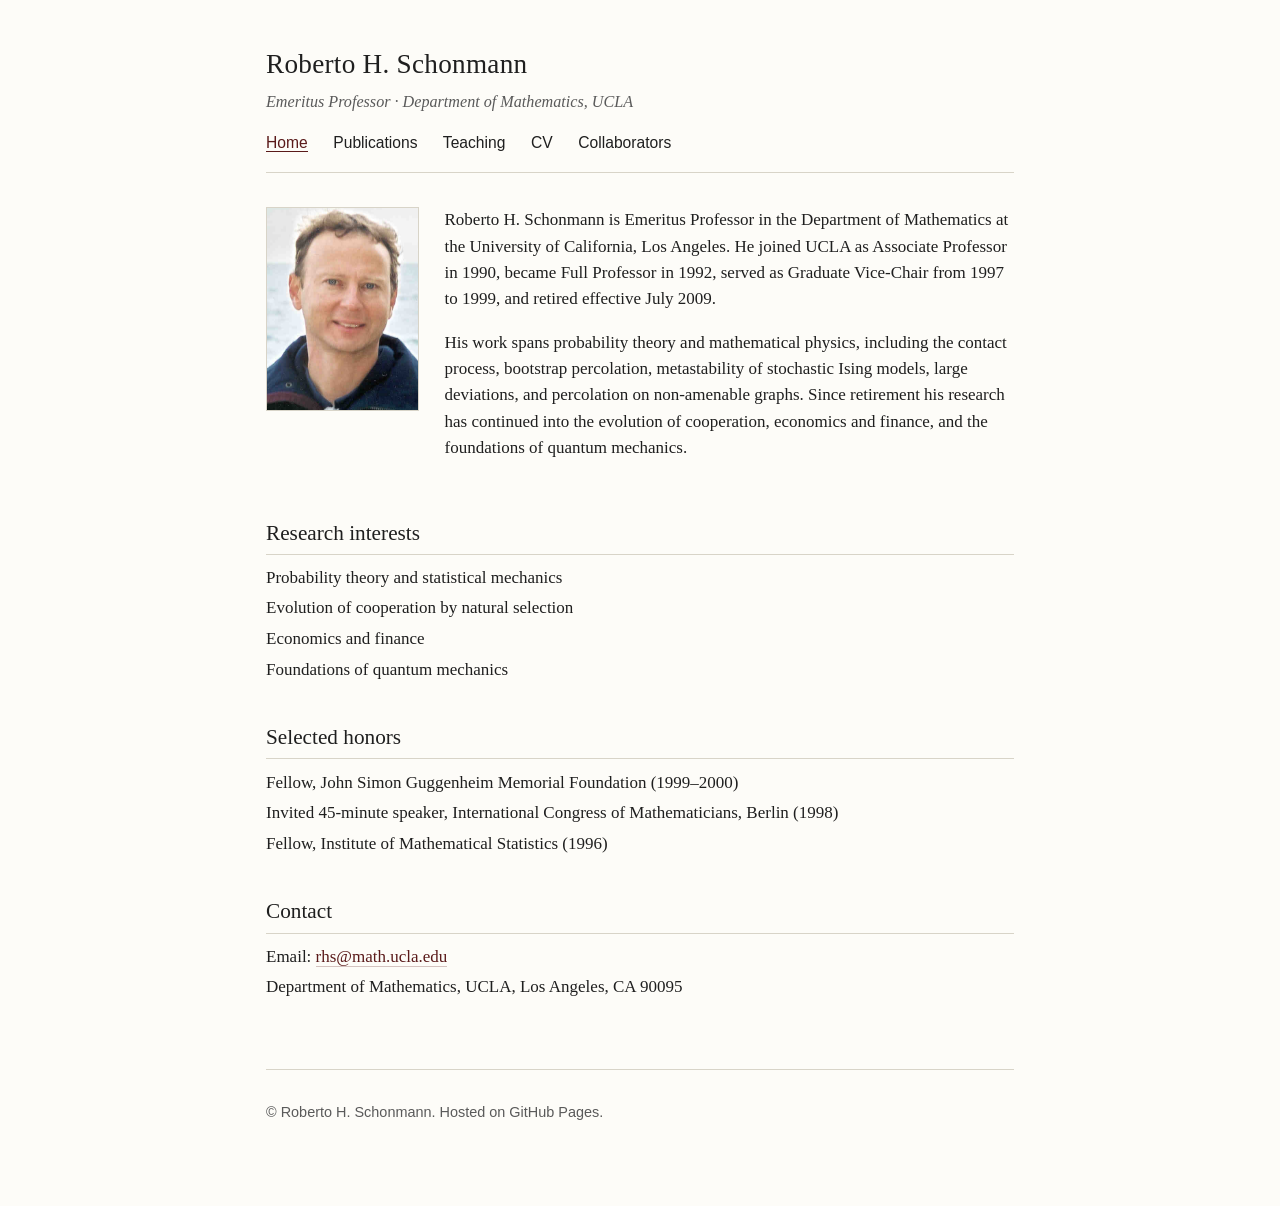
<file: index.html>
<!DOCTYPE html>
<html lang="en">
<head>
  <meta charset="UTF-8">
  <meta name="viewport" content="width=device-width, initial-scale=1.0">
  <title>Roberto H. Schonmann</title>
  <meta name="description" content="Roberto H. Schonmann — Emeritus Professor of Mathematics, University of California, Los Angeles.">
  <link rel="stylesheet" href="style.css">
</head>
<body>
  <div class="container">

    <header class="site">
      <h1>Roberto H. Schonmann</h1>
      <p class="affiliation">Emeritus Professor &middot; Department of Mathematics, UCLA</p>
      <nav class="primary">
        <a href="index.html" aria-current="page">Home</a>
        <a href="publications.html">Publications</a>
        <a href="teaching.html">Teaching</a>
        <a href="cv.html">CV</a>
        <a href="collaborators.html">Collaborators</a>
      </nav>
    </header>

    <main>
      <section class="bio-grid">
        <img class="portrait" src="portrait.jpg" alt="Portrait of Roberto H. Schonmann">
        <div>
          <p>
            Roberto H. Schonmann is Emeritus Professor in the Department of
            Mathematics at the University of California, Los Angeles. He joined
            UCLA as Associate Professor in 1990, became Full Professor in 1992,
            served as Graduate Vice-Chair from 1997 to 1999, and retired
            effective July 2009.
          </p>
          <p>
            His work spans probability theory and mathematical physics,
            including the contact process, bootstrap percolation, metastability
            of stochastic Ising models, large deviations, and percolation on
            non-amenable graphs. Since retirement his research has continued
            into the evolution of cooperation, economics and finance, and the
            foundations of quantum mechanics.
          </p>
        </div>
      </section>

      <h2>Research interests</h2>
      <ul class="interests">
        <li>Probability theory and statistical mechanics</li>
        <li>Evolution of cooperation by natural selection</li>
        <li>Economics and finance</li>
        <li>Foundations of quantum mechanics</li>
      </ul>

      <h2>Selected honors</h2>
      <ul class="interests">
        <li>Fellow, John Simon Guggenheim Memorial Foundation (1999&ndash;2000)</li>
        <li>Invited 45-minute speaker, International Congress of Mathematicians, Berlin (1998)</li>
        <li>Fellow, Institute of Mathematical Statistics (1996)</li>
      </ul>

      <h2>Contact</h2>
      <ul class="contact">
        <li>Email: <a href="mailto:rhs@math.ucla.edu">rhs@math.ucla.edu</a></li>
        <li>Department of Mathematics, UCLA, Los Angeles, CA 90095</li>
      </ul>
    </main>

    <footer class="site">
      <p>&copy; Roberto H. Schonmann. Hosted on GitHub Pages.</p>
    </footer>

  </div>
</body>
</html>
</file>
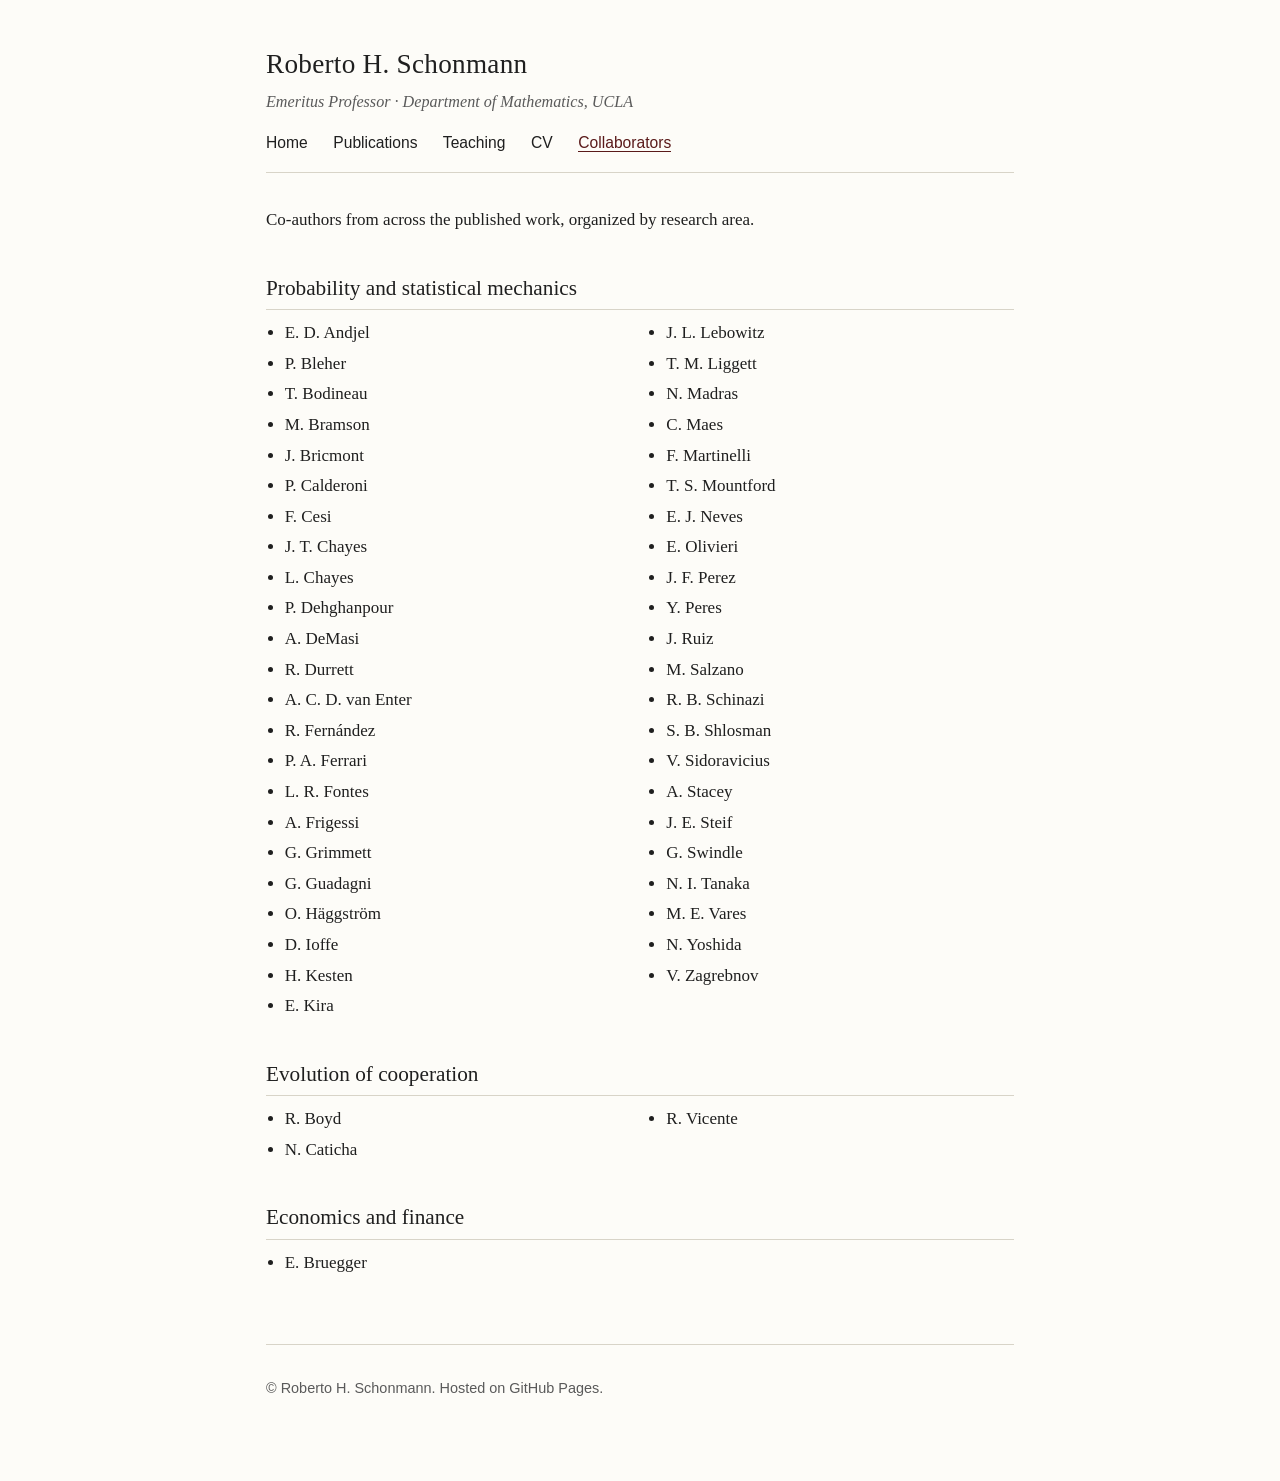
<file: collaborators.html>
<!DOCTYPE html>
<html lang="en">
<head>
  <meta charset="UTF-8">
  <meta name="viewport" content="width=device-width, initial-scale=1.0">
  <title>Collaborators &mdash; Roberto H. Schonmann</title>
  <link rel="stylesheet" href="style.css">
</head>
<body>
  <div class="container">

    <header class="site">
      <h1>Roberto H. Schonmann</h1>
      <p class="affiliation">Emeritus Professor &middot; Department of Mathematics, UCLA</p>
      <nav class="primary">
        <a href="index.html">Home</a>
        <a href="publications.html">Publications</a>
        <a href="teaching.html">Teaching</a>
        <a href="cv.html">CV</a>
        <a href="collaborators.html" aria-current="page">Collaborators</a>
      </nav>
    </header>

    <main>
      <p>
        Co-authors from across the published work, organized by research area.
      </p>

      <h2>Probability and statistical mechanics</h2>
      <ul class="collab-list">
        <li>E. D. Andjel</li>
        <li>P. Bleher</li>
        <li>T. Bodineau</li>
        <li>M. Bramson</li>
        <li>J. Bricmont</li>
        <li>P. Calderoni</li>
        <li>F. Cesi</li>
        <li>J. T. Chayes</li>
        <li>L. Chayes</li>
        <li>P. Dehghanpour</li>
        <li>A. DeMasi</li>
        <li>R. Durrett</li>
        <li>A. C. D. van Enter</li>
        <li>R. Fern&aacute;ndez</li>
        <li>P. A. Ferrari</li>
        <li>L. R. Fontes</li>
        <li>A. Frigessi</li>
        <li>G. Grimmett</li>
        <li>G. Guadagni</li>
        <li>O. H&auml;ggstr&ouml;m</li>
        <li>D. Ioffe</li>
        <li>H. Kesten</li>
        <li>E. Kira</li>
        <li>J. L. Lebowitz</li>
        <li>T. M. Liggett</li>
        <li>N. Madras</li>
        <li>C. Maes</li>
        <li>F. Martinelli</li>
        <li>T. S. Mountford</li>
        <li>E. J. Neves</li>
        <li>E. Olivieri</li>
        <li>J. F. Perez</li>
        <li>Y. Peres</li>
        <li>J. Ruiz</li>
        <li>M. Salzano</li>
        <li>R. B. Schinazi</li>
        <li>S. B. Shlosman</li>
        <li>V. Sidoravicius</li>
        <li>A. Stacey</li>
        <li>J. E. Steif</li>
        <li>G. Swindle</li>
        <li>N. I. Tanaka</li>
        <li>M. E. Vares</li>
        <li>N. Yoshida</li>
        <li>V. Zagrebnov</li>
      </ul>

      <h2>Evolution of cooperation</h2>
      <ul class="collab-list">
        <li>R. Boyd</li>
        <li>N. Caticha</li>
        <li>R. Vicente</li>
      </ul>

      <h2>Economics and finance</h2>
      <ul class="collab-list">
        <li>E. Bruegger</li>
      </ul>
    </main>

    <footer class="site">
      <p>&copy; Roberto H. Schonmann. Hosted on GitHub Pages.</p>
    </footer>

  </div>
</body>
</html>
</file>
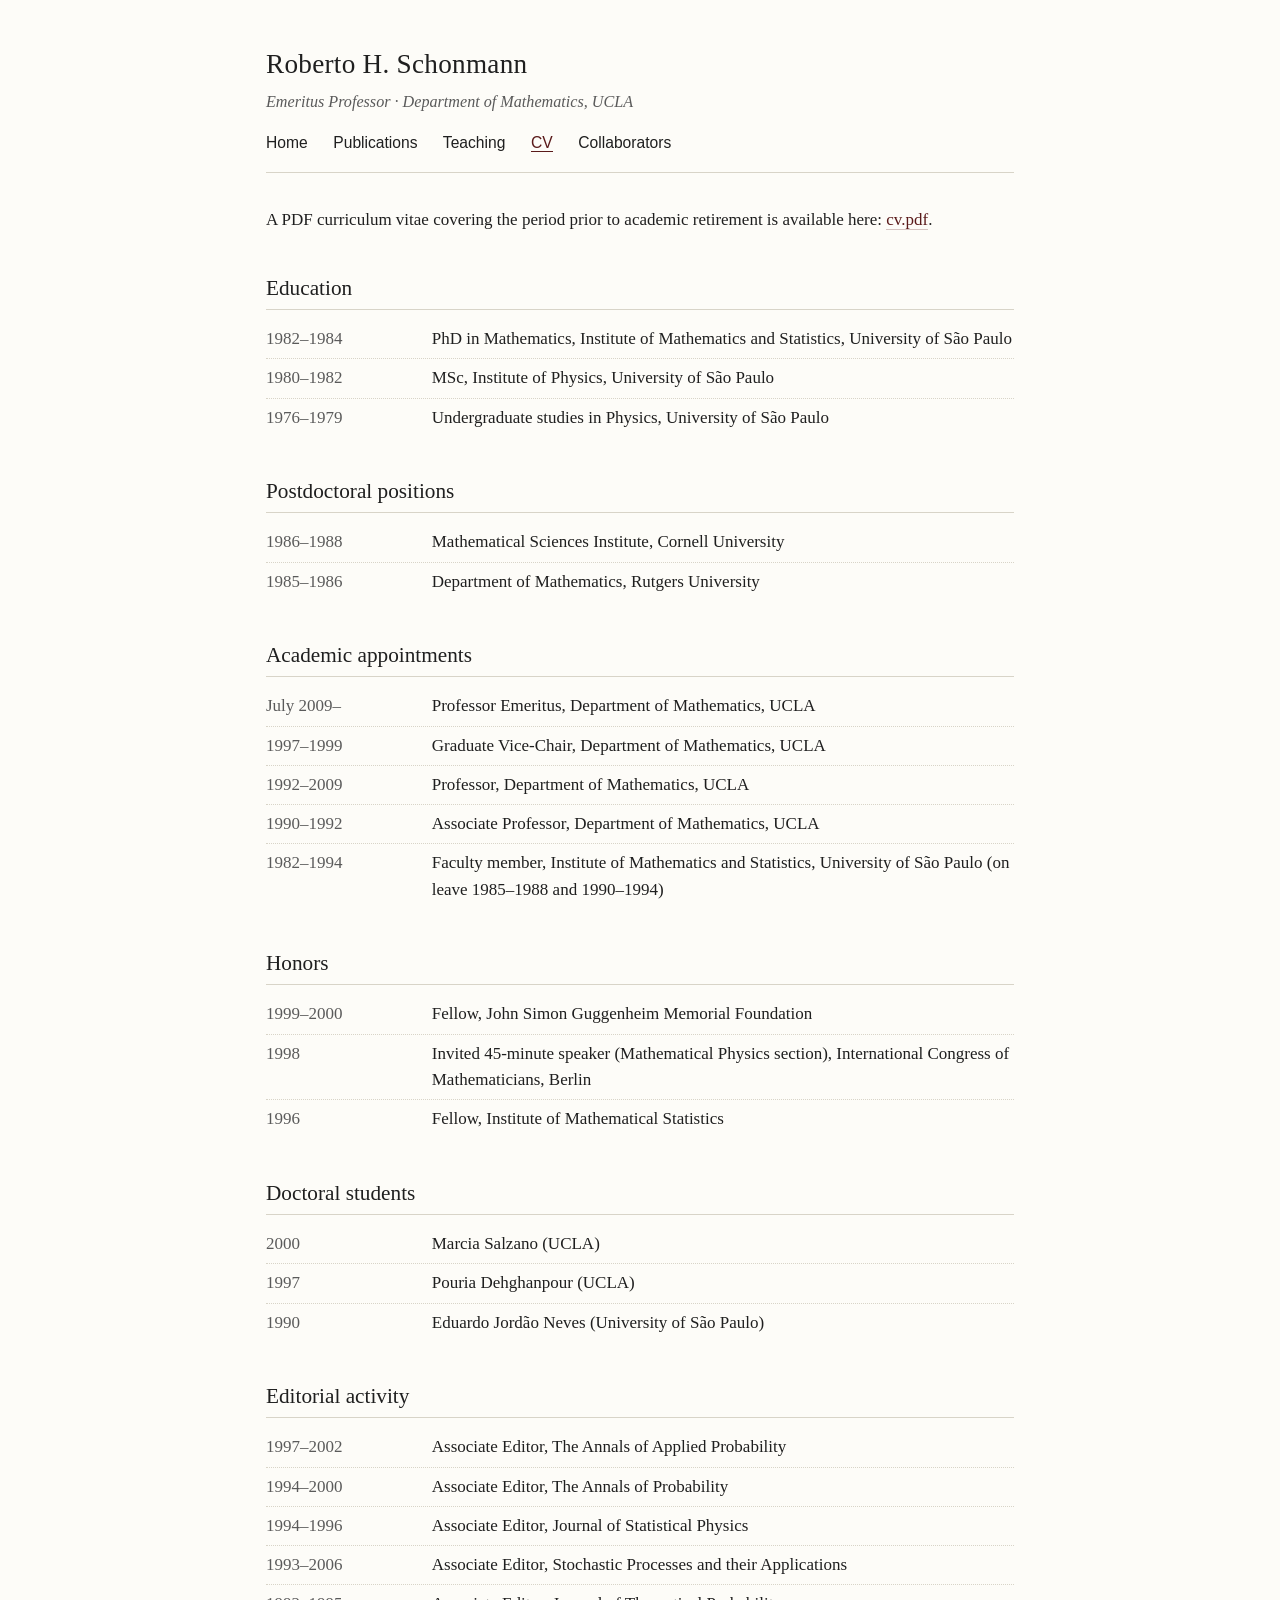
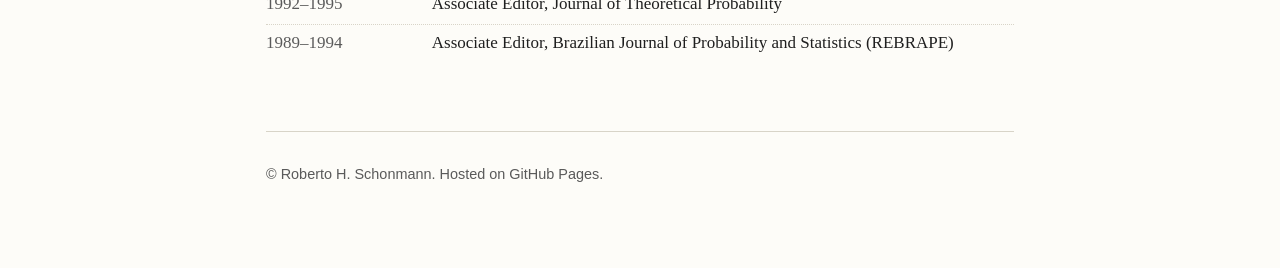
<file: cv.html>
<!DOCTYPE html>
<html lang="en">
<head>
  <meta charset="UTF-8">
  <meta name="viewport" content="width=device-width, initial-scale=1.0">
  <title>CV &mdash; Roberto H. Schonmann</title>
  <link rel="stylesheet" href="style.css">
</head>
<body>
  <div class="container">

    <header class="site">
      <h1>Roberto H. Schonmann</h1>
      <p class="affiliation">Emeritus Professor &middot; Department of Mathematics, UCLA</p>
      <nav class="primary">
        <a href="index.html">Home</a>
        <a href="publications.html">Publications</a>
        <a href="teaching.html">Teaching</a>
        <a href="cv.html" aria-current="page">CV</a>
        <a href="collaborators.html">Collaborators</a>
      </nav>
    </header>

    <main>
      <p>
        A PDF curriculum vitae covering the period prior to academic retirement
        is available here:
        <a href="https://www.math.ucla.edu/~rhs/cv.pdf">cv.pdf</a>.
      </p>

      <h2>Education</h2>
      <ul class="cv-list">
        <li><span class="year">1982&ndash;1984</span><span>PhD in Mathematics, Institute of Mathematics and Statistics, University of S&atilde;o Paulo</span></li>
        <li><span class="year">1980&ndash;1982</span><span>MSc, Institute of Physics, University of S&atilde;o Paulo</span></li>
        <li><span class="year">1976&ndash;1979</span><span>Undergraduate studies in Physics, University of S&atilde;o Paulo</span></li>
      </ul>

      <h2>Postdoctoral positions</h2>
      <ul class="cv-list">
        <li><span class="year">1986&ndash;1988</span><span>Mathematical Sciences Institute, Cornell University</span></li>
        <li><span class="year">1985&ndash;1986</span><span>Department of Mathematics, Rutgers University</span></li>
      </ul>

      <h2>Academic appointments</h2>
      <ul class="cv-list">
        <li><span class="year">July 2009&ndash;</span><span>Professor Emeritus, Department of Mathematics, UCLA</span></li>
        <li><span class="year">1997&ndash;1999</span><span>Graduate Vice-Chair, Department of Mathematics, UCLA</span></li>
        <li><span class="year">1992&ndash;2009</span><span>Professor, Department of Mathematics, UCLA</span></li>
        <li><span class="year">1990&ndash;1992</span><span>Associate Professor, Department of Mathematics, UCLA</span></li>
        <li><span class="year">1982&ndash;1994</span><span>Faculty member, Institute of Mathematics and Statistics, University of S&atilde;o Paulo (on leave 1985&ndash;1988 and 1990&ndash;1994)</span></li>
      </ul>

      <h2>Honors</h2>
      <ul class="cv-list">
        <li><span class="year">1999&ndash;2000</span><span>Fellow, John Simon Guggenheim Memorial Foundation</span></li>
        <li><span class="year">1998</span><span>Invited 45-minute speaker (Mathematical Physics section), International Congress of Mathematicians, Berlin</span></li>
        <li><span class="year">1996</span><span>Fellow, Institute of Mathematical Statistics</span></li>
      </ul>

      <h2>Doctoral students</h2>
      <ul class="cv-list">
        <li><span class="year">2000</span><span>Marcia Salzano (UCLA)</span></li>
        <li><span class="year">1997</span><span>Pouria Dehghanpour (UCLA)</span></li>
        <li><span class="year">1990</span><span>Eduardo Jord&atilde;o Neves (University of S&atilde;o Paulo)</span></li>
      </ul>

      <h2>Editorial activity</h2>
      <ul class="cv-list">
        <li><span class="year">1997&ndash;2002</span><span>Associate Editor, The Annals of Applied Probability</span></li>
        <li><span class="year">1994&ndash;2000</span><span>Associate Editor, The Annals of Probability</span></li>
        <li><span class="year">1994&ndash;1996</span><span>Associate Editor, Journal of Statistical Physics</span></li>
        <li><span class="year">1993&ndash;2006</span><span>Associate Editor, Stochastic Processes and their Applications</span></li>
        <li><span class="year">1992&ndash;1995</span><span>Associate Editor, Journal of Theoretical Probability</span></li>
        <li><span class="year">1989&ndash;1994</span><span>Associate Editor, Brazilian Journal of Probability and Statistics (REBRAPE)</span></li>
      </ul>
    </main>

    <footer class="site">
      <p>&copy; Roberto H. Schonmann. Hosted on GitHub Pages.</p>
    </footer>

  </div>
</body>
</html>
</file>
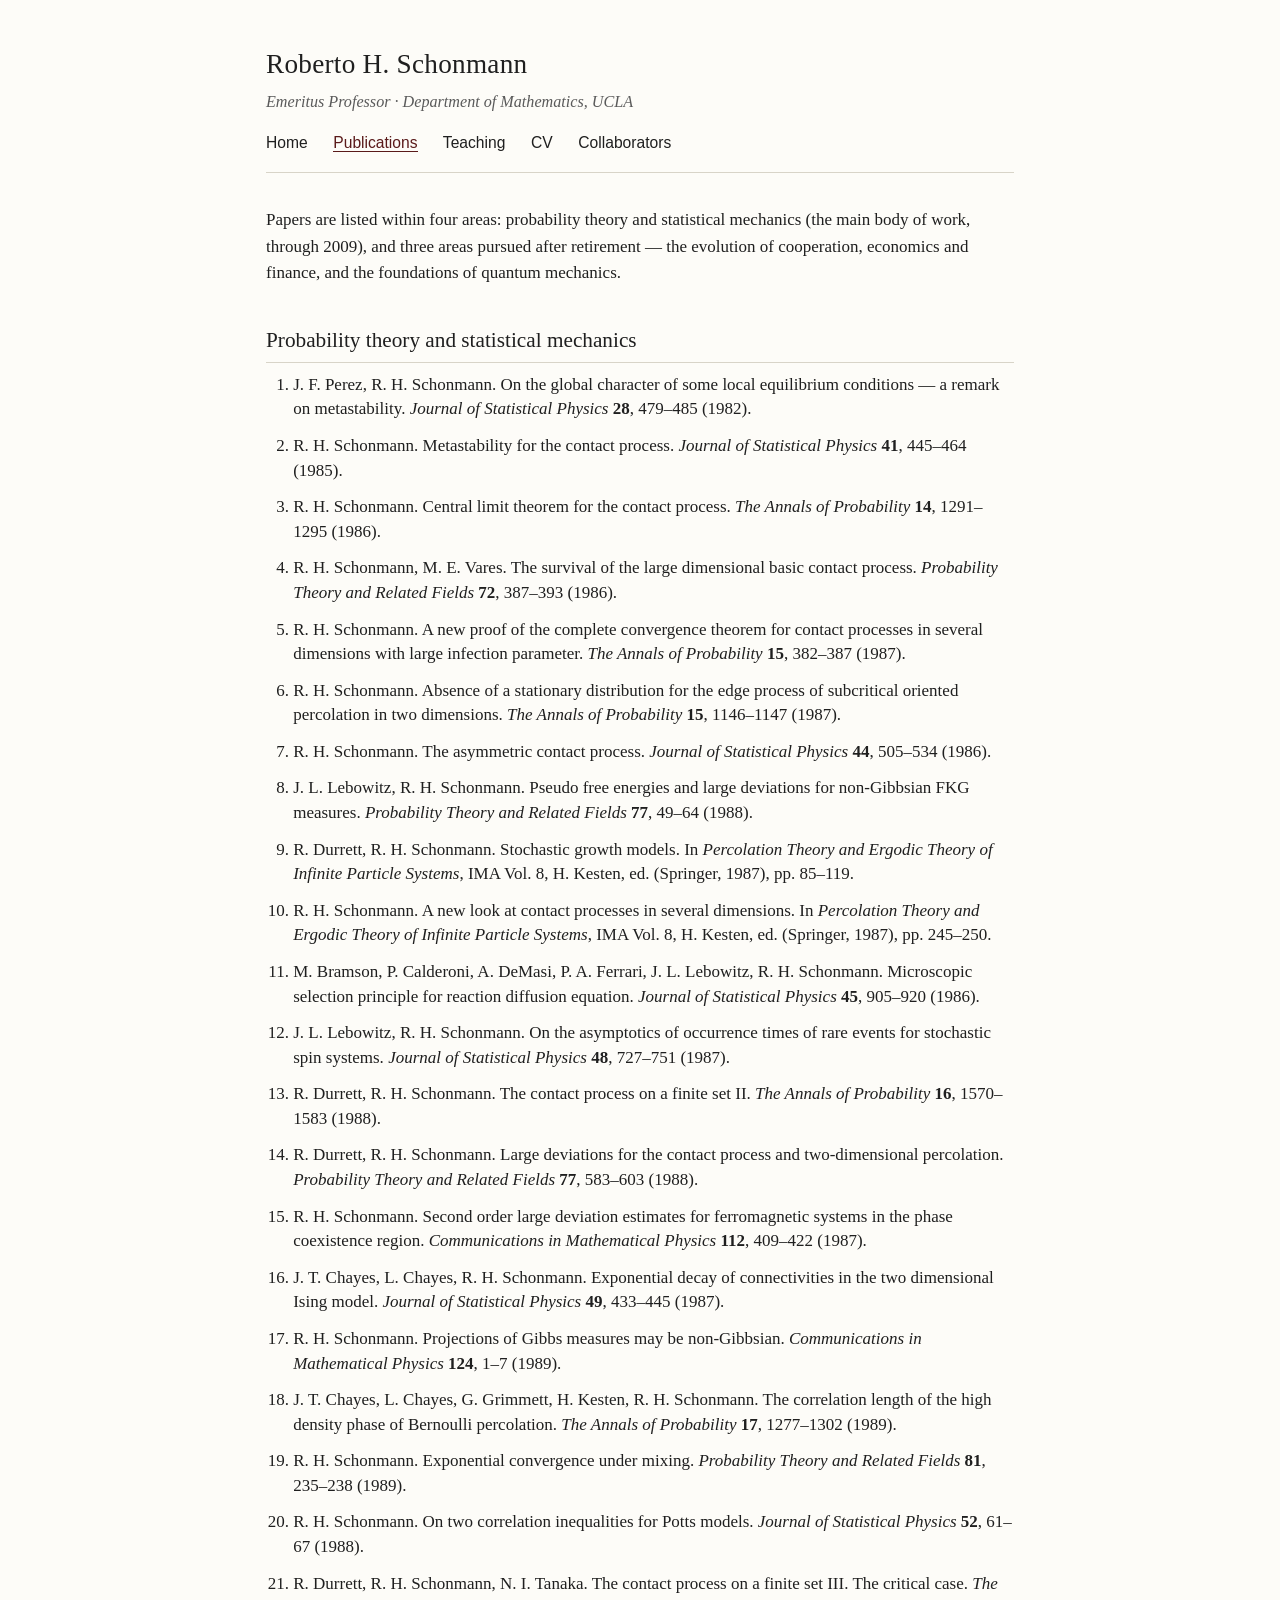
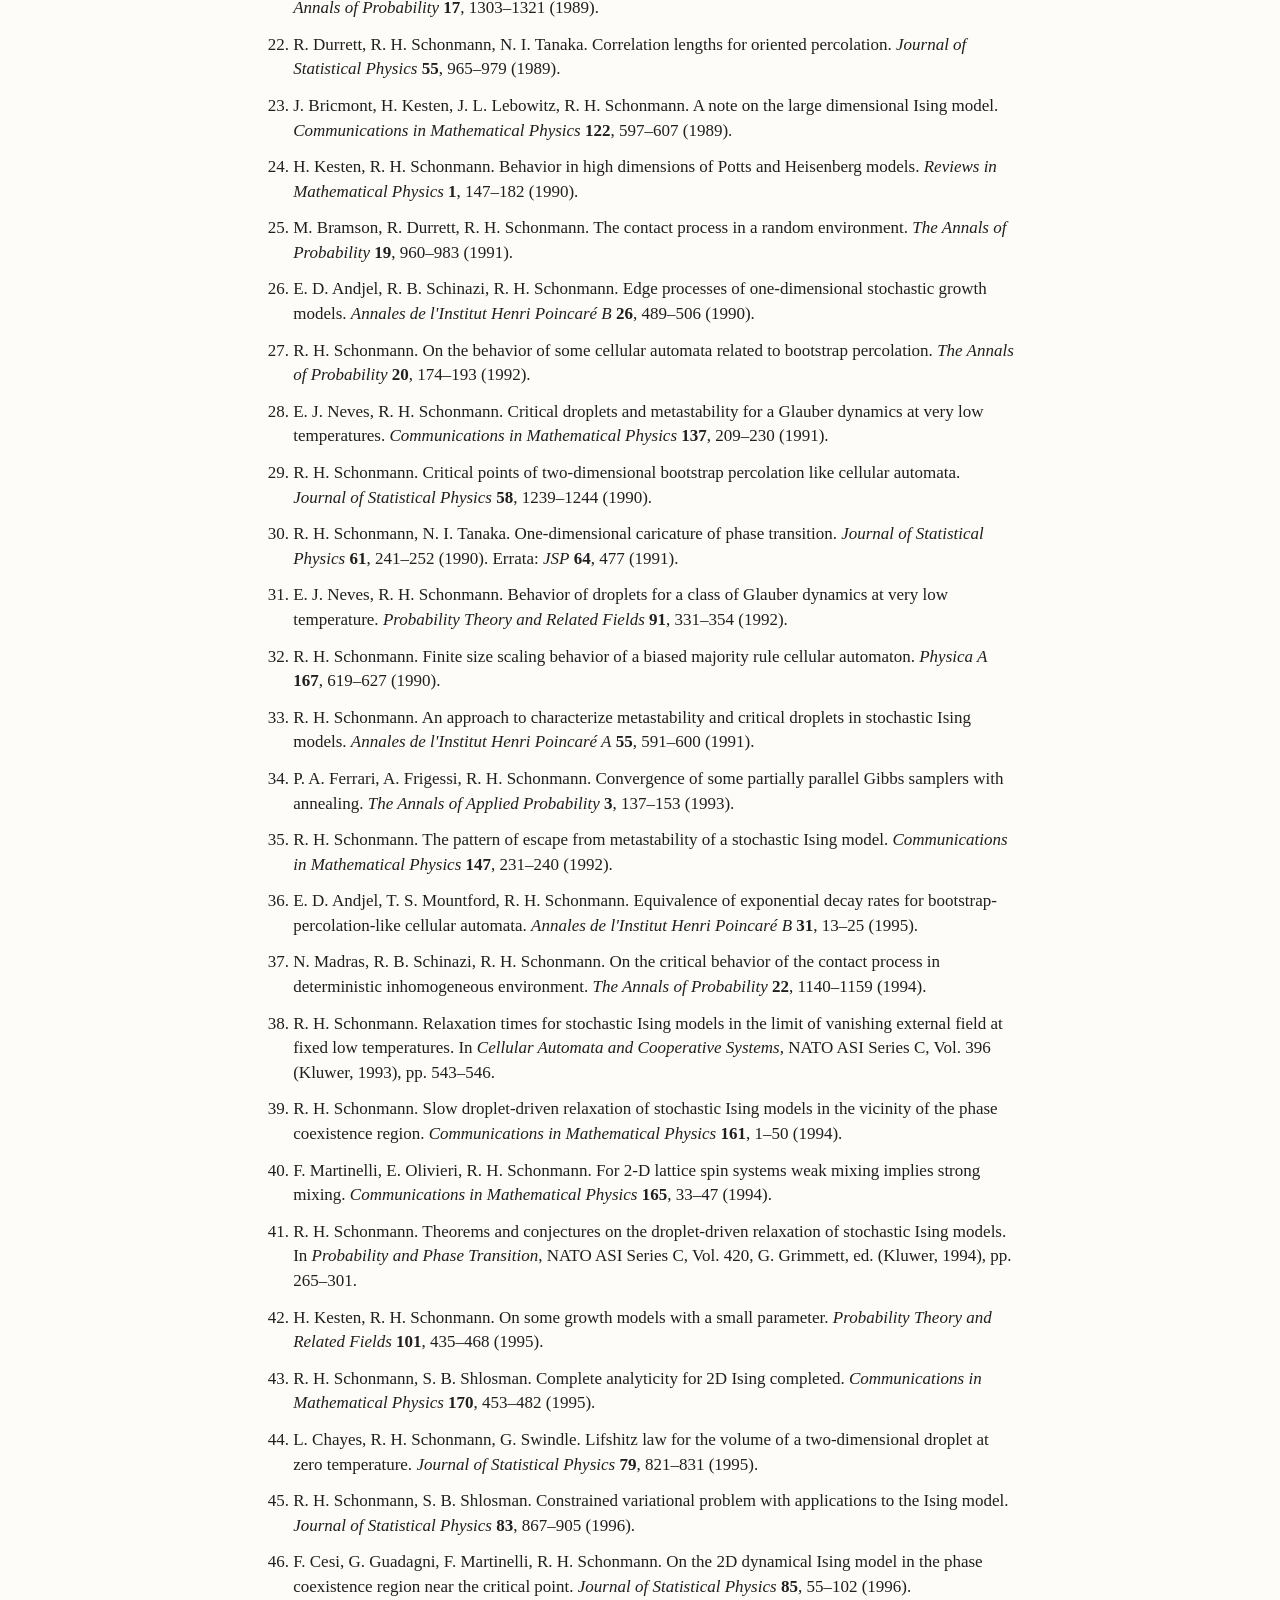
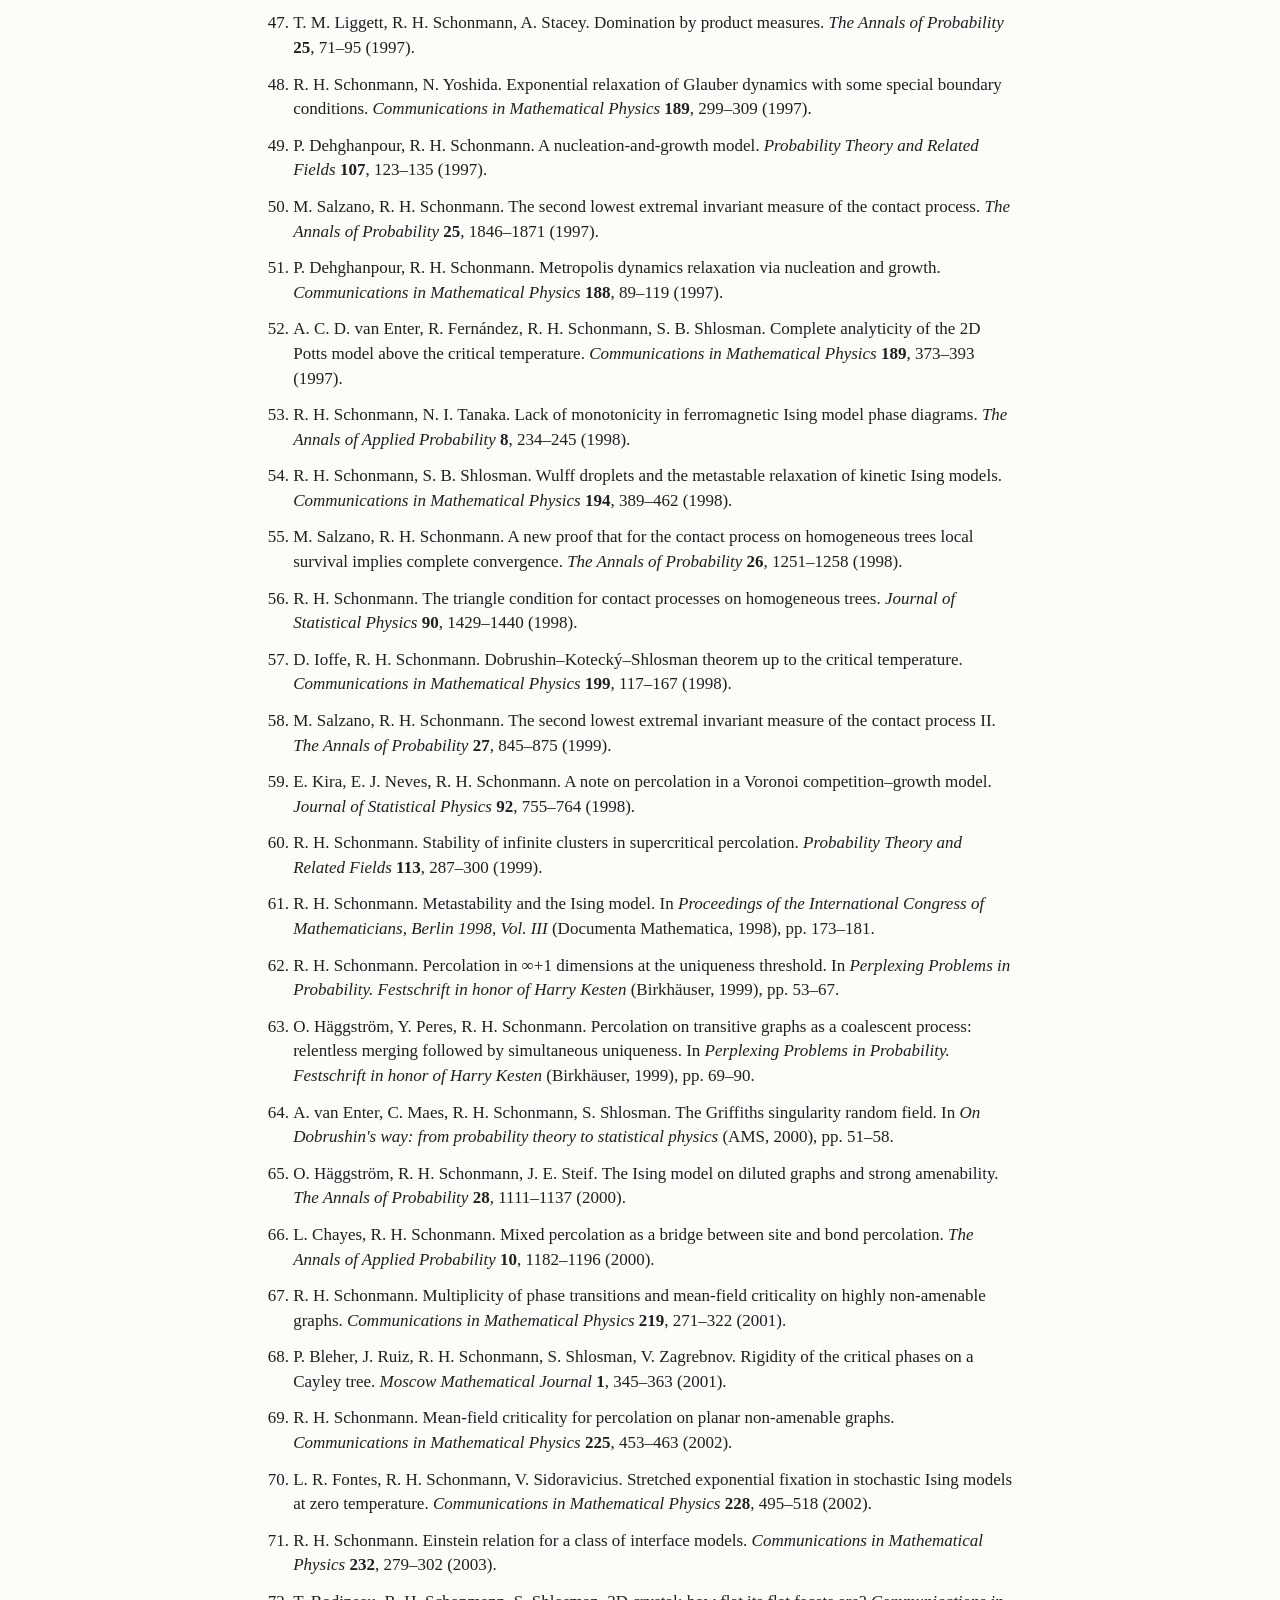
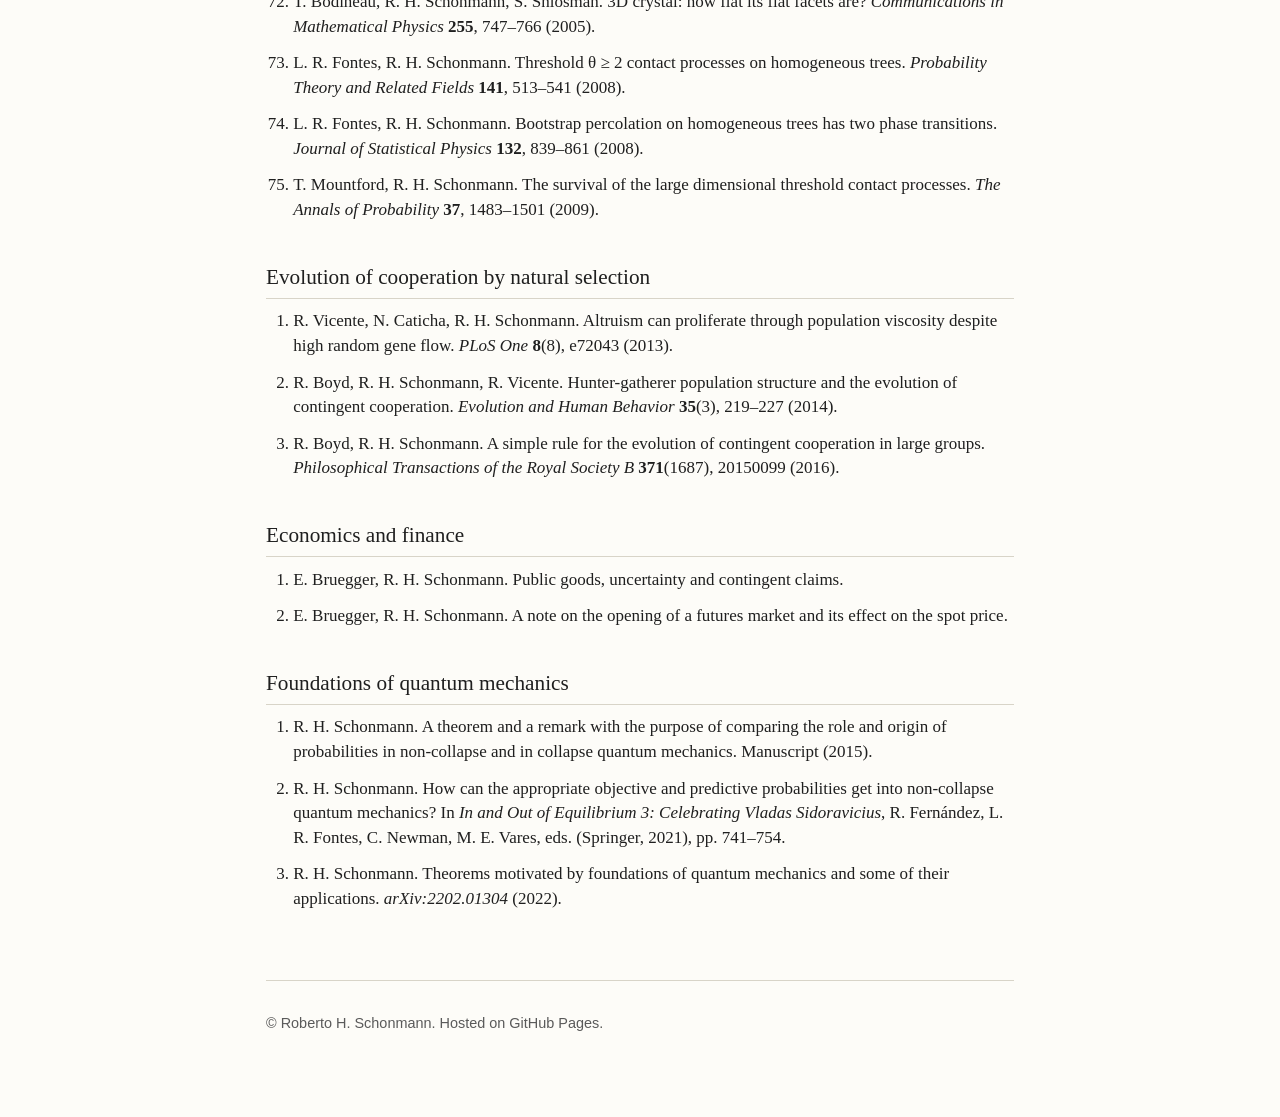
<file: publications.html>
<!DOCTYPE html>
<html lang="en">
<head>
  <meta charset="UTF-8">
  <meta name="viewport" content="width=device-width, initial-scale=1.0">
  <title>Publications &mdash; Roberto H. Schonmann</title>
  <link rel="stylesheet" href="style.css">
</head>
<body>
  <div class="container">

    <header class="site">
      <h1>Roberto H. Schonmann</h1>
      <p class="affiliation">Emeritus Professor &middot; Department of Mathematics, UCLA</p>
      <nav class="primary">
        <a href="index.html">Home</a>
        <a href="publications.html" aria-current="page">Publications</a>
        <a href="teaching.html">Teaching</a>
        <a href="cv.html">CV</a>
        <a href="collaborators.html">Collaborators</a>
      </nav>
    </header>

    <main>
      <p>
        Papers are listed within four areas: probability theory and statistical
        mechanics (the main body of work, through 2009), and three areas pursued
        after retirement &mdash; the evolution of cooperation, economics and
        finance, and the foundations of quantum mechanics.
      </p>

      <h2>Probability theory and statistical mechanics</h2>
      <ol class="pubs">
        <li>J. F. Perez, R. H. Schonmann. On the global character of some local equilibrium conditions &mdash; a remark on metastability. <span class="venue">Journal of Statistical Physics</span> <b>28</b>, 479&ndash;485 (1982).</li>
        <li>R. H. Schonmann. Metastability for the contact process. <span class="venue">Journal of Statistical Physics</span> <b>41</b>, 445&ndash;464 (1985).</li>
        <li>R. H. Schonmann. Central limit theorem for the contact process. <span class="venue">The Annals of Probability</span> <b>14</b>, 1291&ndash;1295 (1986).</li>
        <li>R. H. Schonmann, M. E. Vares. The survival of the large dimensional basic contact process. <span class="venue">Probability Theory and Related Fields</span> <b>72</b>, 387&ndash;393 (1986).</li>
        <li>R. H. Schonmann. A new proof of the complete convergence theorem for contact processes in several dimensions with large infection parameter. <span class="venue">The Annals of Probability</span> <b>15</b>, 382&ndash;387 (1987).</li>
        <li>R. H. Schonmann. Absence of a stationary distribution for the edge process of subcritical oriented percolation in two dimensions. <span class="venue">The Annals of Probability</span> <b>15</b>, 1146&ndash;1147 (1987).</li>
        <li>R. H. Schonmann. The asymmetric contact process. <span class="venue">Journal of Statistical Physics</span> <b>44</b>, 505&ndash;534 (1986).</li>
        <li>J. L. Lebowitz, R. H. Schonmann. Pseudo free energies and large deviations for non-Gibbsian FKG measures. <span class="venue">Probability Theory and Related Fields</span> <b>77</b>, 49&ndash;64 (1988).</li>
        <li>R. Durrett, R. H. Schonmann. Stochastic growth models. In <span class="venue">Percolation Theory and Ergodic Theory of Infinite Particle Systems</span>, IMA Vol. 8, H. Kesten, ed. (Springer, 1987), pp. 85&ndash;119.</li>
        <li>R. H. Schonmann. A new look at contact processes in several dimensions. In <span class="venue">Percolation Theory and Ergodic Theory of Infinite Particle Systems</span>, IMA Vol. 8, H. Kesten, ed. (Springer, 1987), pp. 245&ndash;250.</li>
        <li>M. Bramson, P. Calderoni, A. DeMasi, P. A. Ferrari, J. L. Lebowitz, R. H. Schonmann. Microscopic selection principle for reaction diffusion equation. <span class="venue">Journal of Statistical Physics</span> <b>45</b>, 905&ndash;920 (1986).</li>
        <li>J. L. Lebowitz, R. H. Schonmann. On the asymptotics of occurrence times of rare events for stochastic spin systems. <span class="venue">Journal of Statistical Physics</span> <b>48</b>, 727&ndash;751 (1987).</li>
        <li>R. Durrett, R. H. Schonmann. The contact process on a finite set II. <span class="venue">The Annals of Probability</span> <b>16</b>, 1570&ndash;1583 (1988).</li>
        <li>R. Durrett, R. H. Schonmann. Large deviations for the contact process and two-dimensional percolation. <span class="venue">Probability Theory and Related Fields</span> <b>77</b>, 583&ndash;603 (1988).</li>
        <li>R. H. Schonmann. Second order large deviation estimates for ferromagnetic systems in the phase coexistence region. <span class="venue">Communications in Mathematical Physics</span> <b>112</b>, 409&ndash;422 (1987).</li>
        <li>J. T. Chayes, L. Chayes, R. H. Schonmann. Exponential decay of connectivities in the two dimensional Ising model. <span class="venue">Journal of Statistical Physics</span> <b>49</b>, 433&ndash;445 (1987).</li>
        <li>R. H. Schonmann. Projections of Gibbs measures may be non-Gibbsian. <span class="venue">Communications in Mathematical Physics</span> <b>124</b>, 1&ndash;7 (1989).</li>
        <li>J. T. Chayes, L. Chayes, G. Grimmett, H. Kesten, R. H. Schonmann. The correlation length of the high density phase of Bernoulli percolation. <span class="venue">The Annals of Probability</span> <b>17</b>, 1277&ndash;1302 (1989).</li>
        <li>R. H. Schonmann. Exponential convergence under mixing. <span class="venue">Probability Theory and Related Fields</span> <b>81</b>, 235&ndash;238 (1989).</li>
        <li>R. H. Schonmann. On two correlation inequalities for Potts models. <span class="venue">Journal of Statistical Physics</span> <b>52</b>, 61&ndash;67 (1988).</li>
        <li>R. Durrett, R. H. Schonmann, N. I. Tanaka. The contact process on a finite set III. The critical case. <span class="venue">The Annals of Probability</span> <b>17</b>, 1303&ndash;1321 (1989).</li>
        <li>R. Durrett, R. H. Schonmann, N. I. Tanaka. Correlation lengths for oriented percolation. <span class="venue">Journal of Statistical Physics</span> <b>55</b>, 965&ndash;979 (1989).</li>
        <li>J. Bricmont, H. Kesten, J. L. Lebowitz, R. H. Schonmann. A note on the large dimensional Ising model. <span class="venue">Communications in Mathematical Physics</span> <b>122</b>, 597&ndash;607 (1989).</li>
        <li>H. Kesten, R. H. Schonmann. Behavior in high dimensions of Potts and Heisenberg models. <span class="venue">Reviews in Mathematical Physics</span> <b>1</b>, 147&ndash;182 (1990).</li>
        <li>M. Bramson, R. Durrett, R. H. Schonmann. The contact process in a random environment. <span class="venue">The Annals of Probability</span> <b>19</b>, 960&ndash;983 (1991).</li>
        <li>E. D. Andjel, R. B. Schinazi, R. H. Schonmann. Edge processes of one-dimensional stochastic growth models. <span class="venue">Annales de l'Institut Henri Poincar&eacute; B</span> <b>26</b>, 489&ndash;506 (1990).</li>
        <li>R. H. Schonmann. On the behavior of some cellular automata related to bootstrap percolation. <span class="venue">The Annals of Probability</span> <b>20</b>, 174&ndash;193 (1992).</li>
        <li>E. J. Neves, R. H. Schonmann. Critical droplets and metastability for a Glauber dynamics at very low temperatures. <span class="venue">Communications in Mathematical Physics</span> <b>137</b>, 209&ndash;230 (1991).</li>
        <li>R. H. Schonmann. Critical points of two-dimensional bootstrap percolation like cellular automata. <span class="venue">Journal of Statistical Physics</span> <b>58</b>, 1239&ndash;1244 (1990).</li>
        <li>R. H. Schonmann, N. I. Tanaka. One-dimensional caricature of phase transition. <span class="venue">Journal of Statistical Physics</span> <b>61</b>, 241&ndash;252 (1990). Errata: <span class="venue">JSP</span> <b>64</b>, 477 (1991).</li>
        <li>E. J. Neves, R. H. Schonmann. Behavior of droplets for a class of Glauber dynamics at very low temperature. <span class="venue">Probability Theory and Related Fields</span> <b>91</b>, 331&ndash;354 (1992).</li>
        <li>R. H. Schonmann. Finite size scaling behavior of a biased majority rule cellular automaton. <span class="venue">Physica A</span> <b>167</b>, 619&ndash;627 (1990).</li>
        <li>R. H. Schonmann. An approach to characterize metastability and critical droplets in stochastic Ising models. <span class="venue">Annales de l'Institut Henri Poincar&eacute; A</span> <b>55</b>, 591&ndash;600 (1991).</li>
        <li>P. A. Ferrari, A. Frigessi, R. H. Schonmann. Convergence of some partially parallel Gibbs samplers with annealing. <span class="venue">The Annals of Applied Probability</span> <b>3</b>, 137&ndash;153 (1993).</li>
        <li>R. H. Schonmann. The pattern of escape from metastability of a stochastic Ising model. <span class="venue">Communications in Mathematical Physics</span> <b>147</b>, 231&ndash;240 (1992).</li>
        <li>E. D. Andjel, T. S. Mountford, R. H. Schonmann. Equivalence of exponential decay rates for bootstrap-percolation-like cellular automata. <span class="venue">Annales de l'Institut Henri Poincar&eacute; B</span> <b>31</b>, 13&ndash;25 (1995).</li>
        <li>N. Madras, R. B. Schinazi, R. H. Schonmann. On the critical behavior of the contact process in deterministic inhomogeneous environment. <span class="venue">The Annals of Probability</span> <b>22</b>, 1140&ndash;1159 (1994).</li>
        <li>R. H. Schonmann. Relaxation times for stochastic Ising models in the limit of vanishing external field at fixed low temperatures. In <span class="venue">Cellular Automata and Cooperative Systems</span>, NATO ASI Series C, Vol. 396 (Kluwer, 1993), pp. 543&ndash;546.</li>
        <li>R. H. Schonmann. Slow droplet-driven relaxation of stochastic Ising models in the vicinity of the phase coexistence region. <span class="venue">Communications in Mathematical Physics</span> <b>161</b>, 1&ndash;50 (1994).</li>
        <li>F. Martinelli, E. Olivieri, R. H. Schonmann. For 2-D lattice spin systems weak mixing implies strong mixing. <span class="venue">Communications in Mathematical Physics</span> <b>165</b>, 33&ndash;47 (1994).</li>
        <li>R. H. Schonmann. Theorems and conjectures on the droplet-driven relaxation of stochastic Ising models. In <span class="venue">Probability and Phase Transition</span>, NATO ASI Series C, Vol. 420, G. Grimmett, ed. (Kluwer, 1994), pp. 265&ndash;301.</li>
        <li>H. Kesten, R. H. Schonmann. On some growth models with a small parameter. <span class="venue">Probability Theory and Related Fields</span> <b>101</b>, 435&ndash;468 (1995).</li>
        <li>R. H. Schonmann, S. B. Shlosman. Complete analyticity for 2D Ising completed. <span class="venue">Communications in Mathematical Physics</span> <b>170</b>, 453&ndash;482 (1995).</li>
        <li>L. Chayes, R. H. Schonmann, G. Swindle. Lifshitz law for the volume of a two-dimensional droplet at zero temperature. <span class="venue">Journal of Statistical Physics</span> <b>79</b>, 821&ndash;831 (1995).</li>
        <li>R. H. Schonmann, S. B. Shlosman. Constrained variational problem with applications to the Ising model. <span class="venue">Journal of Statistical Physics</span> <b>83</b>, 867&ndash;905 (1996).</li>
        <li>F. Cesi, G. Guadagni, F. Martinelli, R. H. Schonmann. On the 2D dynamical Ising model in the phase coexistence region near the critical point. <span class="venue">Journal of Statistical Physics</span> <b>85</b>, 55&ndash;102 (1996).</li>
        <li>T. M. Liggett, R. H. Schonmann, A. Stacey. Domination by product measures. <span class="venue">The Annals of Probability</span> <b>25</b>, 71&ndash;95 (1997).</li>
        <li>R. H. Schonmann, N. Yoshida. Exponential relaxation of Glauber dynamics with some special boundary conditions. <span class="venue">Communications in Mathematical Physics</span> <b>189</b>, 299&ndash;309 (1997).</li>
        <li>P. Dehghanpour, R. H. Schonmann. A nucleation-and-growth model. <span class="venue">Probability Theory and Related Fields</span> <b>107</b>, 123&ndash;135 (1997).</li>
        <li>M. Salzano, R. H. Schonmann. The second lowest extremal invariant measure of the contact process. <span class="venue">The Annals of Probability</span> <b>25</b>, 1846&ndash;1871 (1997).</li>
        <li>P. Dehghanpour, R. H. Schonmann. Metropolis dynamics relaxation via nucleation and growth. <span class="venue">Communications in Mathematical Physics</span> <b>188</b>, 89&ndash;119 (1997).</li>
        <li>A. C. D. van Enter, R. Fern&aacute;ndez, R. H. Schonmann, S. B. Shlosman. Complete analyticity of the 2D Potts model above the critical temperature. <span class="venue">Communications in Mathematical Physics</span> <b>189</b>, 373&ndash;393 (1997).</li>
        <li>R. H. Schonmann, N. I. Tanaka. Lack of monotonicity in ferromagnetic Ising model phase diagrams. <span class="venue">The Annals of Applied Probability</span> <b>8</b>, 234&ndash;245 (1998).</li>
        <li>R. H. Schonmann, S. B. Shlosman. Wulff droplets and the metastable relaxation of kinetic Ising models. <span class="venue">Communications in Mathematical Physics</span> <b>194</b>, 389&ndash;462 (1998).</li>
        <li>M. Salzano, R. H. Schonmann. A new proof that for the contact process on homogeneous trees local survival implies complete convergence. <span class="venue">The Annals of Probability</span> <b>26</b>, 1251&ndash;1258 (1998).</li>
        <li>R. H. Schonmann. The triangle condition for contact processes on homogeneous trees. <span class="venue">Journal of Statistical Physics</span> <b>90</b>, 1429&ndash;1440 (1998).</li>
        <li>D. Ioffe, R. H. Schonmann. Dobrushin&ndash;Koteck&yacute;&ndash;Shlosman theorem up to the critical temperature. <span class="venue">Communications in Mathematical Physics</span> <b>199</b>, 117&ndash;167 (1998).</li>
        <li>M. Salzano, R. H. Schonmann. The second lowest extremal invariant measure of the contact process II. <span class="venue">The Annals of Probability</span> <b>27</b>, 845&ndash;875 (1999).</li>
        <li>E. Kira, E. J. Neves, R. H. Schonmann. A note on percolation in a Voronoi competition&ndash;growth model. <span class="venue">Journal of Statistical Physics</span> <b>92</b>, 755&ndash;764 (1998).</li>
        <li>R. H. Schonmann. Stability of infinite clusters in supercritical percolation. <span class="venue">Probability Theory and Related Fields</span> <b>113</b>, 287&ndash;300 (1999).</li>
        <li>R. H. Schonmann. Metastability and the Ising model. In <span class="venue">Proceedings of the International Congress of Mathematicians, Berlin 1998, Vol. III</span> (Documenta Mathematica, 1998), pp. 173&ndash;181.</li>
        <li>R. H. Schonmann. Percolation in &infin;+1 dimensions at the uniqueness threshold. In <span class="venue">Perplexing Problems in Probability. Festschrift in honor of Harry Kesten</span> (Birkh&auml;user, 1999), pp. 53&ndash;67.</li>
        <li>O. H&auml;ggstr&ouml;m, Y. Peres, R. H. Schonmann. Percolation on transitive graphs as a coalescent process: relentless merging followed by simultaneous uniqueness. In <span class="venue">Perplexing Problems in Probability. Festschrift in honor of Harry Kesten</span> (Birkh&auml;user, 1999), pp. 69&ndash;90.</li>
        <li>A. van Enter, C. Maes, R. H. Schonmann, S. Shlosman. The Griffiths singularity random field. In <span class="venue">On Dobrushin's way: from probability theory to statistical physics</span> (AMS, 2000), pp. 51&ndash;58.</li>
        <li>O. H&auml;ggstr&ouml;m, R. H. Schonmann, J. E. Steif. The Ising model on diluted graphs and strong amenability. <span class="venue">The Annals of Probability</span> <b>28</b>, 1111&ndash;1137 (2000).</li>
        <li>L. Chayes, R. H. Schonmann. Mixed percolation as a bridge between site and bond percolation. <span class="venue">The Annals of Applied Probability</span> <b>10</b>, 1182&ndash;1196 (2000).</li>
        <li>R. H. Schonmann. Multiplicity of phase transitions and mean-field criticality on highly non-amenable graphs. <span class="venue">Communications in Mathematical Physics</span> <b>219</b>, 271&ndash;322 (2001).</li>
        <li>P. Bleher, J. Ruiz, R. H. Schonmann, S. Shlosman, V. Zagrebnov. Rigidity of the critical phases on a Cayley tree. <span class="venue">Moscow Mathematical Journal</span> <b>1</b>, 345&ndash;363 (2001).</li>
        <li>R. H. Schonmann. Mean-field criticality for percolation on planar non-amenable graphs. <span class="venue">Communications in Mathematical Physics</span> <b>225</b>, 453&ndash;463 (2002).</li>
        <li>L. R. Fontes, R. H. Schonmann, V. Sidoravicius. Stretched exponential fixation in stochastic Ising models at zero temperature. <span class="venue">Communications in Mathematical Physics</span> <b>228</b>, 495&ndash;518 (2002).</li>
        <li>R. H. Schonmann. Einstein relation for a class of interface models. <span class="venue">Communications in Mathematical Physics</span> <b>232</b>, 279&ndash;302 (2003).</li>
        <li>T. Bodineau, R. H. Schonmann, S. Shlosman. 3D crystal: how flat its flat facets are? <span class="venue">Communications in Mathematical Physics</span> <b>255</b>, 747&ndash;766 (2005).</li>
        <li>L. R. Fontes, R. H. Schonmann. Threshold &theta; &ge; 2 contact processes on homogeneous trees. <span class="venue">Probability Theory and Related Fields</span> <b>141</b>, 513&ndash;541 (2008).</li>
        <li>L. R. Fontes, R. H. Schonmann. Bootstrap percolation on homogeneous trees has two phase transitions. <span class="venue">Journal of Statistical Physics</span> <b>132</b>, 839&ndash;861 (2008).</li>
        <li>T. Mountford, R. H. Schonmann. The survival of the large dimensional threshold contact processes. <span class="venue">The Annals of Probability</span> <b>37</b>, 1483&ndash;1501 (2009).</li>
      </ol>

      <h2>Evolution of cooperation by natural selection</h2>
      <ol class="pubs">
        <li>R. Vicente, N. Caticha, R. H. Schonmann. Altruism can proliferate through population viscosity despite high random gene flow. <span class="venue">PLoS One</span> <b>8</b>(8), e72043 (2013).</li>
        <li>R. Boyd, R. H. Schonmann, R. Vicente. Hunter-gatherer population structure and the evolution of contingent cooperation. <span class="venue">Evolution and Human Behavior</span> <b>35</b>(3), 219&ndash;227 (2014).</li>
        <li>R. Boyd, R. H. Schonmann. A simple rule for the evolution of contingent cooperation in large groups. <span class="venue">Philosophical Transactions of the Royal Society B</span> <b>371</b>(1687), 20150099 (2016).</li>
      </ol>

      <h2>Economics and finance</h2>
      <ol class="pubs">
        <li>E. Bruegger, R. H. Schonmann. Public goods, uncertainty and contingent claims.</li>
        <li>E. Bruegger, R. H. Schonmann. A note on the opening of a futures market and its effect on the spot price.</li>
      </ol>

      <h2>Foundations of quantum mechanics</h2>
      <ol class="pubs">
        <li>R. H. Schonmann. A theorem and a remark with the purpose of comparing the role and origin of probabilities in non-collapse and in collapse quantum mechanics. Manuscript (2015).</li>
        <li>R. H. Schonmann. How can the appropriate objective and predictive probabilities get into non-collapse quantum mechanics? In <span class="venue">In and Out of Equilibrium 3: Celebrating Vladas Sidoravicius</span>, R. Fern&aacute;ndez, L. R. Fontes, C. Newman, M. E. Vares, eds. (Springer, 2021), pp. 741&ndash;754.</li>
        <li>R. H. Schonmann. Theorems motivated by foundations of quantum mechanics and some of their applications. <span class="venue">arXiv:2202.01304</span> (2022).</li>
      </ol>

    </main>

    <footer class="site">
      <p>&copy; Roberto H. Schonmann. Hosted on GitHub Pages.</p>
    </footer>

  </div>
</body>
</html>
</file>
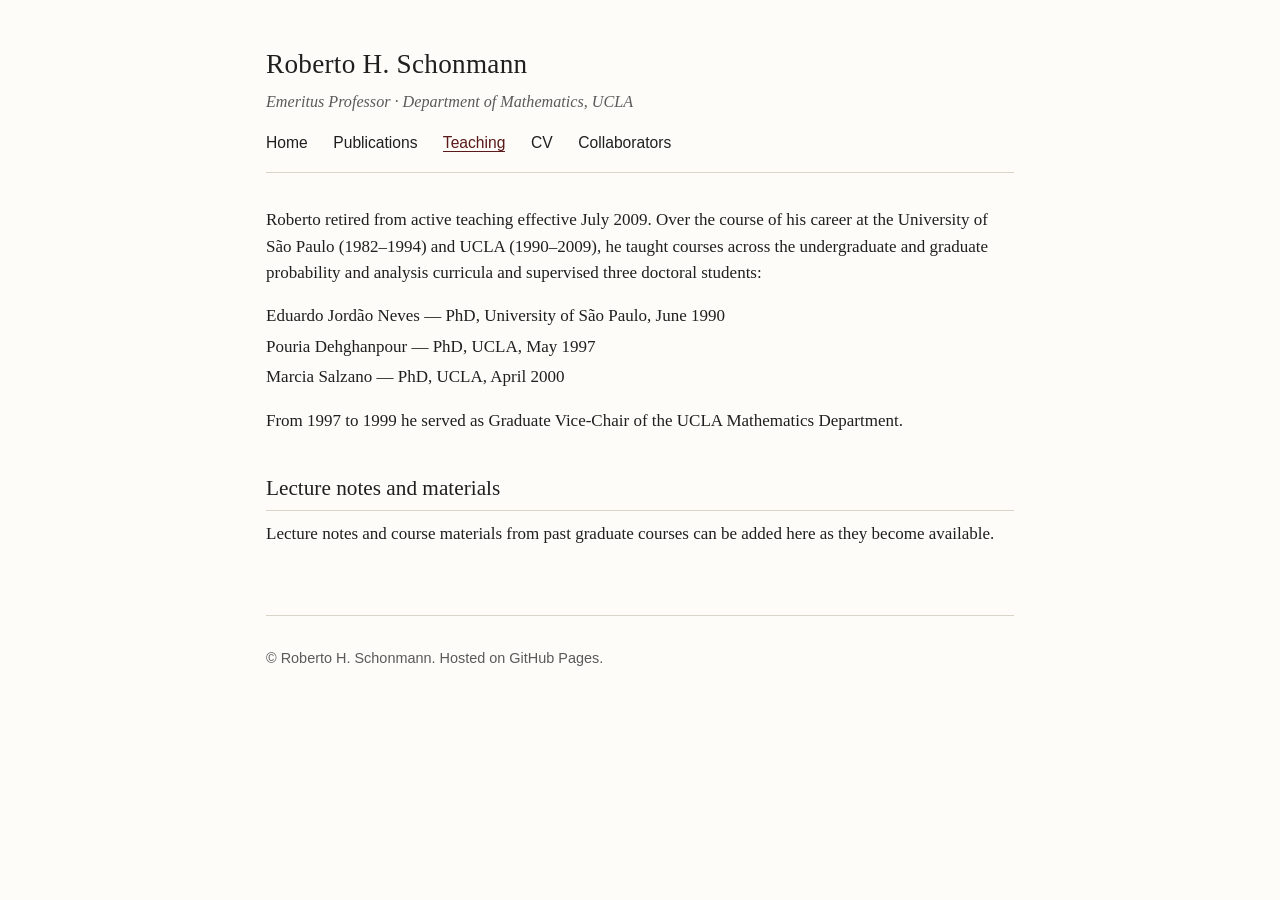
<file: teaching.html>
<!DOCTYPE html>
<html lang="en">
<head>
  <meta charset="UTF-8">
  <meta name="viewport" content="width=device-width, initial-scale=1.0">
  <title>Teaching &mdash; Roberto H. Schonmann</title>
  <link rel="stylesheet" href="style.css">
</head>
<body>
  <div class="container">

    <header class="site">
      <h1>Roberto H. Schonmann</h1>
      <p class="affiliation">Emeritus Professor &middot; Department of Mathematics, UCLA</p>
      <nav class="primary">
        <a href="index.html">Home</a>
        <a href="publications.html">Publications</a>
        <a href="teaching.html" aria-current="page">Teaching</a>
        <a href="cv.html">CV</a>
        <a href="collaborators.html">Collaborators</a>
      </nav>
    </header>

    <main>
      <p>
        Roberto retired from active teaching effective July 2009. Over the
        course of his career at the University of S&atilde;o Paulo (1982&ndash;1994)
        and UCLA (1990&ndash;2009), he taught courses across the undergraduate
        and graduate probability and analysis curricula and supervised three
        doctoral students:
      </p>

      <ul class="contact">
        <li>Eduardo Jord&atilde;o Neves &mdash; PhD, University of S&atilde;o Paulo, June 1990</li>
        <li>Pouria Dehghanpour &mdash; PhD, UCLA, May 1997</li>
        <li>Marcia Salzano &mdash; PhD, UCLA, April 2000</li>
      </ul>

      <p>
        From 1997 to 1999 he served as Graduate Vice-Chair of the UCLA
        Mathematics Department.
      </p>

      <h2>Lecture notes and materials</h2>
      <p>
        Lecture notes and course materials from past graduate courses can be
        added here as they become available.
      </p>
    </main>

    <footer class="site">
      <p>&copy; Roberto H. Schonmann. Hosted on GitHub Pages.</p>
    </footer>

  </div>
</body>
</html>
</file>
<file: style.css>
:root {
  --text: #1f1f1f;
  --muted: #5a5a5a;
  --bg: #fdfcf8;
  --rule: #d8d4c8;
  --link: #5a1a1a;
  --link-hover: #8a2828;
}

* { box-sizing: border-box; }

html { font-size: 17px; }

body {
  font-family: Georgia, "Times New Roman", Times, serif;
  color: var(--text);
  background: var(--bg);
  line-height: 1.55;
  margin: 0;
  padding: 2.5rem 1.25rem 4rem;
}

.container {
  max-width: 44rem;
  margin: 0 auto;
}

header.site {
  border-bottom: 1px solid var(--rule);
  padding-bottom: 1rem;
  margin-bottom: 2rem;
}

header.site h1 {
  font-size: 1.6rem;
  margin: 0 0 0.25rem;
  font-weight: normal;
  letter-spacing: 0.01em;
}

header.site .affiliation {
  color: var(--muted);
  font-style: italic;
  font-size: 0.95rem;
  margin: 0;
}

nav.primary {
  margin-top: 1rem;
  font-family: -apple-system, BlinkMacSystemFont, "Segoe UI", Helvetica, Arial, sans-serif;
  font-size: 0.92rem;
}

nav.primary a {
  margin-right: 1.25rem;
  text-decoration: none;
  color: var(--text);
  border-bottom: 1px solid transparent;
}

nav.primary a:hover,
nav.primary a[aria-current="page"] {
  border-bottom-color: var(--link);
  color: var(--link);
}

main h2 {
  font-size: 1.25rem;
  font-weight: normal;
  margin-top: 2.25rem;
  margin-bottom: 0.6rem;
  border-bottom: 1px solid var(--rule);
  padding-bottom: 0.25rem;
}

main h3 {
  font-size: 1.05rem;
  font-weight: bold;
  margin-top: 1.5rem;
  margin-bottom: 0.4rem;
  color: var(--muted);
  font-variant: small-caps;
  letter-spacing: 0.05em;
}

main p { margin: 0 0 1rem; }

a {
  color: var(--link);
  text-decoration: none;
  border-bottom: 1px solid rgba(90, 26, 26, 0.25);
}

a:hover {
  color: var(--link-hover);
  border-bottom-color: var(--link-hover);
}

.bio-grid {
  display: grid;
  grid-template-columns: 1fr;
  gap: 1.5rem;
  align-items: start;
}

@media (min-width: 600px) {
  .bio-grid {
    grid-template-columns: 9rem 1fr;
  }
}

.portrait {
  width: 100%;
  max-width: 9rem;
  aspect-ratio: 3 / 4;
  object-fit: cover;
  border: 1px solid var(--rule);
  display: block;
}

ul.contact, ul.interests {
  list-style: none;
  padding-left: 0;
  margin: 0.5rem 0 1rem;
}

ul.contact li, ul.interests li {
  margin-bottom: 0.25rem;
}

ol.pubs {
  padding-left: 1.6rem;
  margin: 0.5rem 0 1.5rem;
}

ol.pubs li {
  margin-bottom: 0.7rem;
  line-height: 1.45;
}

ol.pubs li .venue { font-style: italic; }

.cv-list {
  list-style: none;
  padding-left: 0;
  margin: 0.25rem 0 1rem;
}

.cv-list li {
  padding: 0.35rem 0;
  border-bottom: 1px dotted var(--rule);
  display: grid;
  grid-template-columns: 9rem 1fr;
  gap: 0.75rem;
}

.cv-list li:last-child { border-bottom: none; }

.cv-list .year { color: var(--muted); font-variant: tabular-nums; }

@media (max-width: 520px) {
  .cv-list li {
    grid-template-columns: 1fr;
    gap: 0.1rem;
  }
}

.collab-list {
  columns: 2;
  column-gap: 2rem;
  padding-left: 1.1rem;
  margin: 0.5rem 0 1.5rem;
}

.collab-list li {
  margin-bottom: 0.25rem;
  break-inside: avoid;
}

@media (max-width: 520px) {
  .collab-list { columns: 1; }
}

footer.site {
  margin-top: 4rem;
  padding-top: 1rem;
  border-top: 1px solid var(--rule);
  font-size: 0.85rem;
  color: var(--muted);
  font-family: -apple-system, BlinkMacSystemFont, "Segoe UI", Helvetica, Arial, sans-serif;
}

footer.site a { color: var(--muted); border-bottom-color: rgba(90, 90, 90, 0.3); }
</file>
